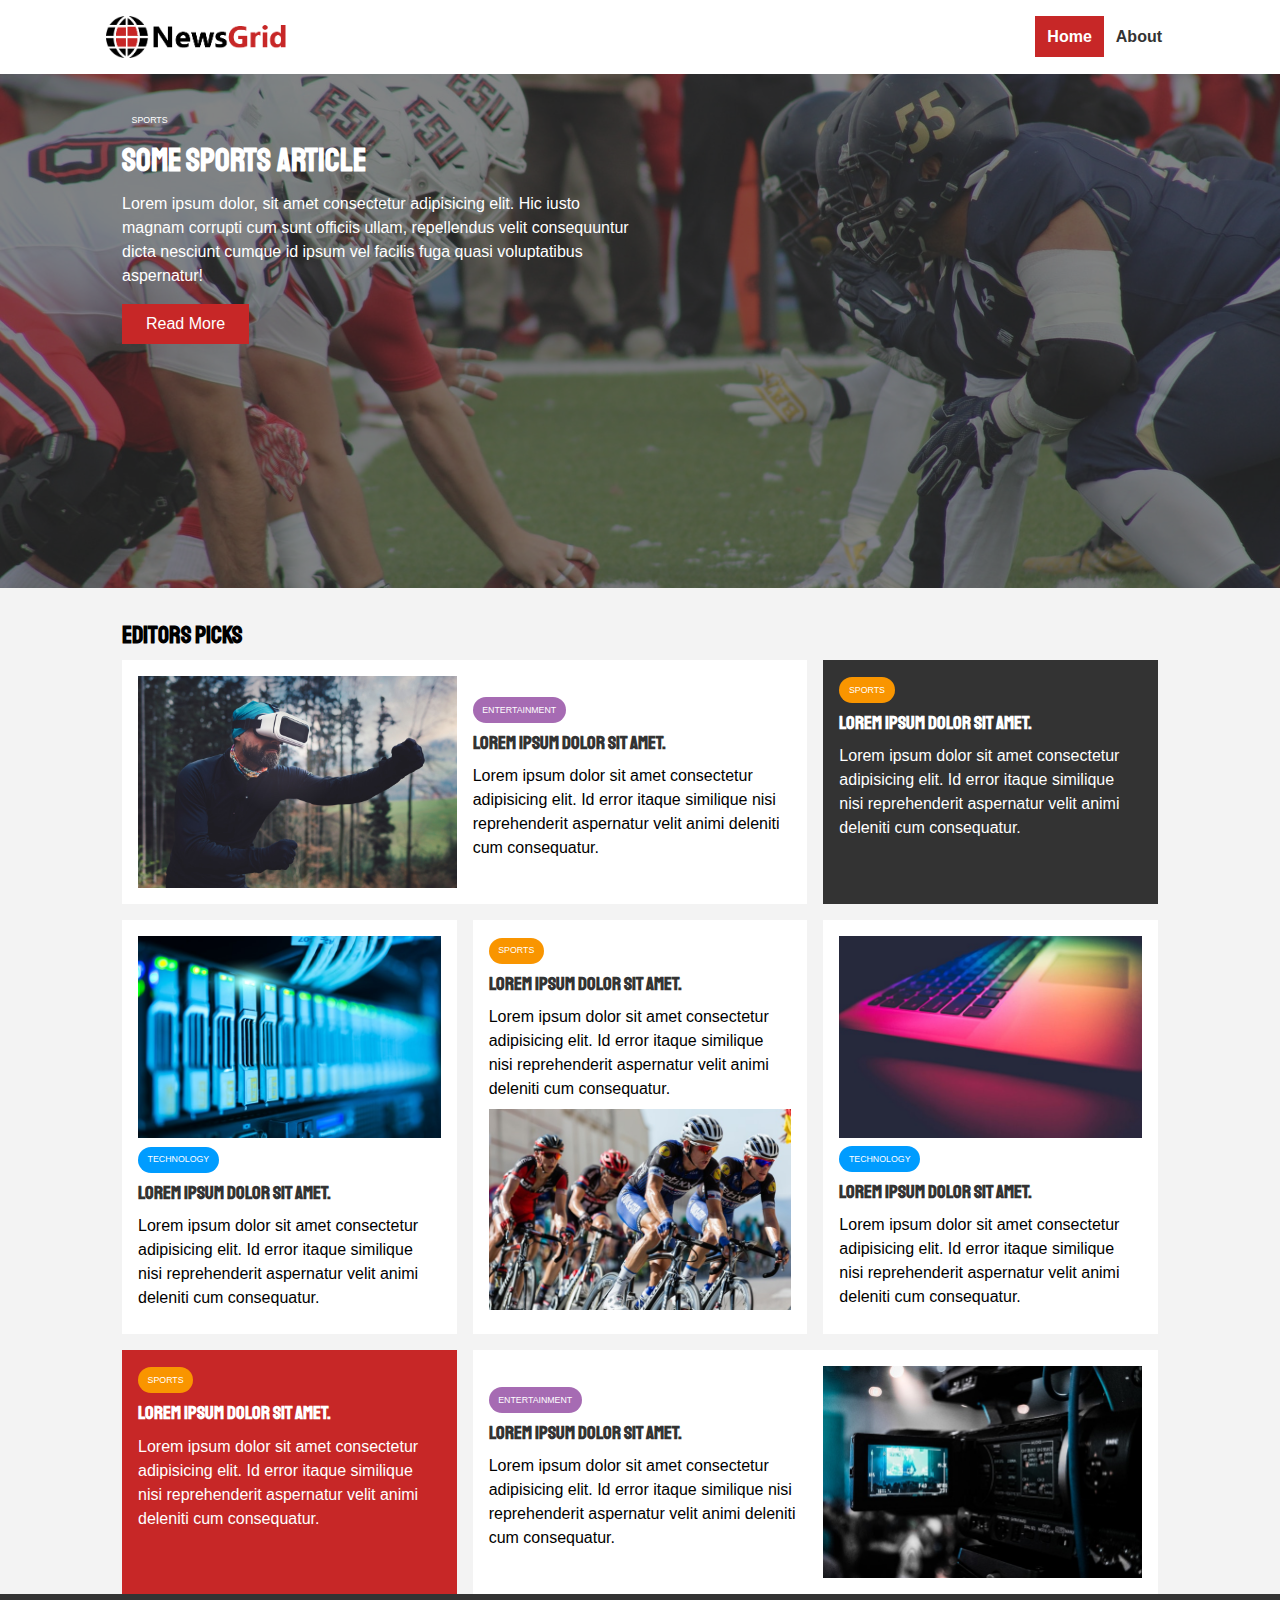
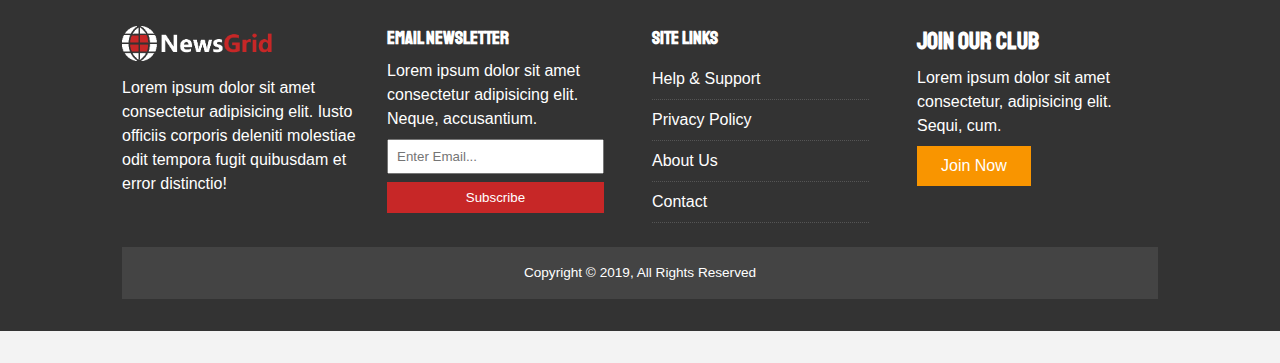
<file: index.html>
<!DOCTYPE html>
<html lang="en">
<head>
  <meta charset="UTF-8">
  <meta name="viewport" content="width=device-width, initial-scale=1.0">
  <link rel="stylesheet" href="https://cdnjs.cloudflare.com/ajax/libs/font-awesome/5.14.0/css/all.min.css" integrity="sha512-1PKOgIY59xJ8Co8+NE6FZ+LOAZKjy+KY8iq0G4B3CyeY6wYHN3yt9PW0XpSriVlkMXe40PTKnXrLnZ9+fkDaog==" crossorigin="anonymous" />
  <link href="https://fonts.googleapis.com/css2?family=Staatliches&display=swap" rel="stylesheet">
  <link rel="stylesheet" href="css/style.css">
  <link rel="stylesheet" media="screen and (max-width: 768px)" href="css/mobile.css">
  <link rel="shortcut icon" type="image/x-icon" href="favicon.ico">
  <title>NewsGrid | Latest News</title>
</head>
<body>
  <!-- Navigation Bar -->
  <nav id="main-nav">
    <div class="container">
      <img src="img/logo.png" alt="NewsGrid" class="logo">
      <div class="social">
        <a href="http://facebook.com" target="_blank"><i class="fab fa-facebook fa-2x"></i></a>
        <a href="http://twitter.com" target="_blank"><i class="fab fa-twitter fa-2x"></i></a>
        <a href="http://instagram.com" target="_blank"><i class="fab fa-instagram fa-2x"></i></a>
        <a href="http://youtube.com" target="_blank"><i class="fab fa-youtube fa-2x"></i></a>
      </div>
      <ul>
        <li><a href="index.html" class="current">Home</a></li>
        <li><a href="about.html">About</a></li>
      </ul>
    </div>
  </nav>

  <!-- Showcase -->
  <header id="showcase">
    <div class="container">
      <div class="showcase-container">
        <div class="showcase-content">
          <div class="category catetory-sports">Sports</div>
          <h1>Some Sports Article</h1>
          <p>Lorem ipsum dolor, sit amet consectetur adipisicing elit. Hic iusto magnam corrupti cum sunt officiis ullam, repellendus velit consequuntur dicta nesciunt cumque id ipsum vel facilis fuga quasi voluptatibus aspernatur!</p>
          <a href="article.html" class="btn btn-primary">Read More</a>
        </div>
      </div>
    </div>
  </header>

  <!-- Home Articles -->
  <section id="home-articles" class="py-2">
    <div class="container">
      <h2>Editors Picks</h2>
      <div class="articles-container">
        <article class="card"> 
          <img src="img/articles/ent1.jpg" alt="">
          <div>
            <div class="category category-ent">Entertainment</div>
            <h3>
              <a href="article.html">Lorem ipsum dolor sit amet.</a>
            </h3>
            <p>Lorem ipsum dolor sit amet consectetur adipisicing elit. Id error itaque similique nisi reprehenderit aspernatur velit animi deleniti cum consequatur.</p>
          </div>
        </article>
        <article class="card bg-dark"> 
          <div class="category category-sports">Sports</div>
          <h3>
            <a href="article.html">Lorem ipsum dolor sit amet.</a>
          </h3>
          <p>Lorem ipsum dolor sit amet consectetur adipisicing elit. Id error itaque similique nisi reprehenderit aspernatur velit animi deleniti cum consequatur.</p>
        </article>
        <article class="card"> 
          <img src="img/articles/tech1.jpg" alt="">
          <div class="category category-tech">Technology</div>
          <h3>
            <a href="article.html">Lorem ipsum dolor sit amet.</a>
          </h3>
          <p>Lorem ipsum dolor sit amet consectetur adipisicing elit. Id error itaque similique nisi reprehenderit aspernatur velit animi deleniti cum consequatur.</p>
        </article>
        <article class="card"> 
          <div class="category category-sports">Sports</div>
          <h3>
            <a href="article.html">Lorem ipsum dolor sit amet.</a>
          </h3>
          <p>Lorem ipsum dolor sit amet consectetur adipisicing elit. Id error itaque similique nisi reprehenderit aspernatur velit animi deleniti cum consequatur.</p>
          <img src="img/articles/sports1.jpg" alt="">
        </article>
        <article class="card"> 
          <img src="img/articles/tech2.jpg" alt="">
          <div class="category category-tech">Technology</div>
          <h3>
            <a href="article.html">Lorem ipsum dolor sit amet.</a>
          </h3>
          <p>Lorem ipsum dolor sit amet consectetur adipisicing elit. Id error itaque similique nisi reprehenderit aspernatur velit animi deleniti cum consequatur.</p>
        </article>
        <article class="card bg-primary"> 
          <div class="category category-sports">Sports</div>
          <h3>
            <a href="article.html">Lorem ipsum dolor sit amet.</a>
          </h3>
          <p>Lorem ipsum dolor sit amet consectetur adipisicing elit. Id error itaque similique nisi reprehenderit aspernatur velit animi deleniti cum consequatur.</p>
        </article>
        <article class="card"> 
          <div>
            <div class="category category-ent">Entertainment</div>
            <h3>
              <a href="article.html">Lorem ipsum dolor sit amet.</a>
            </h3>
            <p>Lorem ipsum dolor sit amet consectetur adipisicing elit. Id error itaque similique nisi reprehenderit aspernatur velit animi deleniti cum consequatur.</p>
          </div>
          <img src="img/articles/ent2.jpg" alt="">
        </article>
      </div>
    </div>
    
    <!-- Footer -->
    <footer id="main-footer" class="py-2">
      <div class="container footer-container">
        <div>
          <img src="img/logo_light.png" alt="NewsGrid">
          <p>Lorem ipsum dolor sit amet consectetur adipisicing elit. Iusto officiis corporis deleniti molestiae odit tempora fugit quibusdam et error distinctio!</p>
        </div>
        <div>
          <h3>Email Newsletter</h3>
          <p>Lorem ipsum dolor sit amet consectetur adipisicing elit. Neque, accusantium.</p>
          <form name="contact" method="POST" data-netlify="true">
            <input type="email" name="email" placeholder="Enter Email...">
            <input type="submit" value="Subscribe" class="btn btn-primary">
          </form>
        </div>
        <div>
          <h3>Site Links</h3>
          <ul class="list">
            <li><a href="#">Help & Support</a></li>
            <li><a href="#">Privacy Policy</a></li>
            <li><a href="#">About Us</a></li>
            <li><a href="#">Contact</a></li>
          </ul>
        </div>
        <div>
          <h2>Join Our Club</h2>
          <p>Lorem ipsum dolor sit amet consectetur, adipisicing elit. Sequi, cum.</p>
          <a href="#" class="btn btn-secondary">Join Now</a>
        </div>
        <div>
          <p>
            Copyright &copy; 2019, All Rights Reserved
          </p>
        </div>
      </div>
    </footer>
  </section>
</body>
</html>
</file>
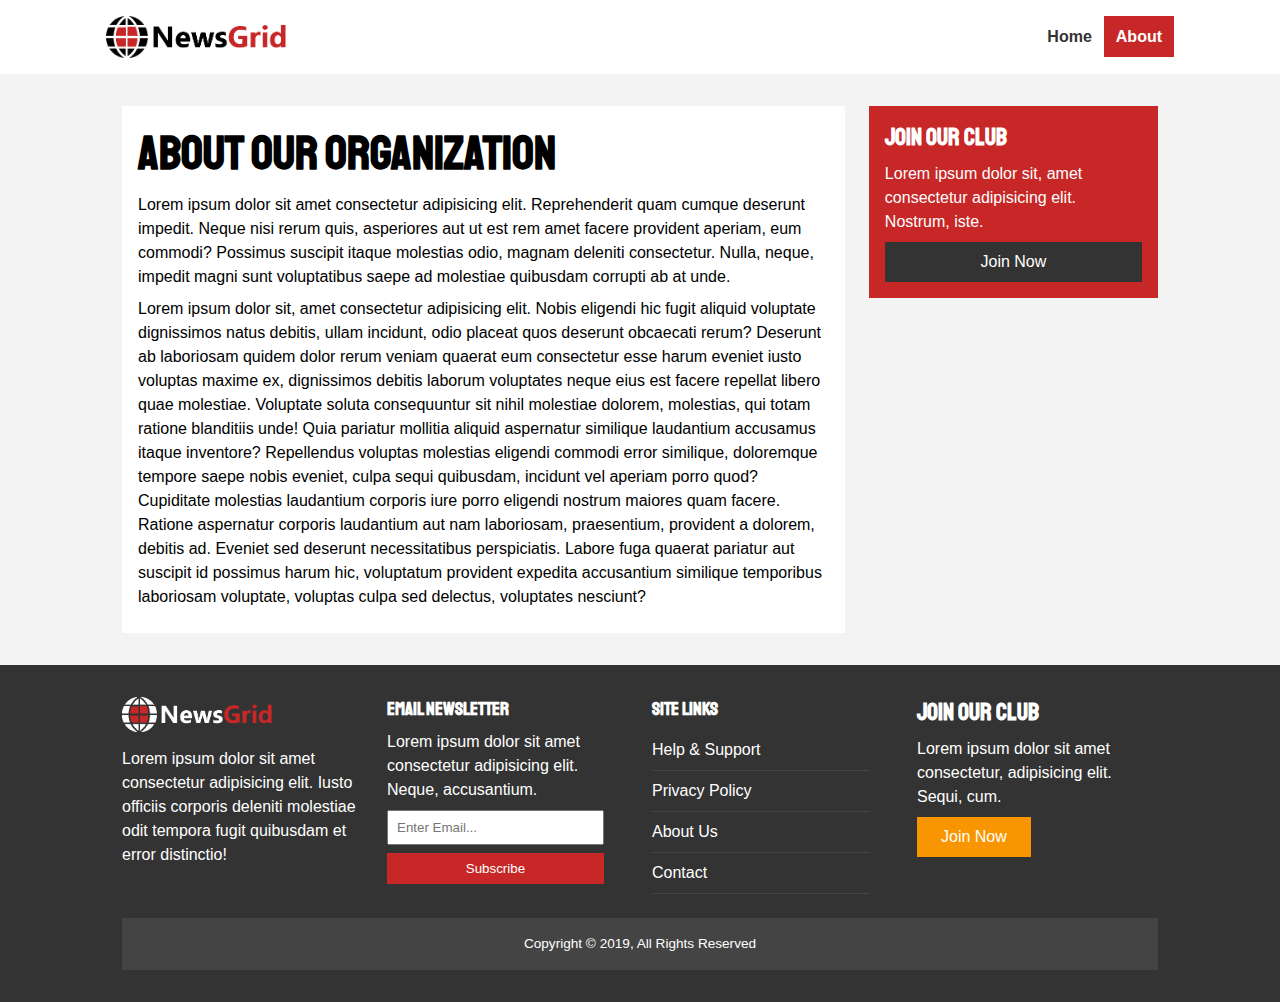
<file: about.html>
<!DOCTYPE html>
<html lang="en">
<head>
  <meta charset="UTF-8">
  <meta name="viewport" content="width=device-width, initial-scale=1.0">
  <link rel="stylesheet" href="https://cdnjs.cloudflare.com/ajax/libs/font-awesome/5.14.0/css/all.min.css" integrity="sha512-1PKOgIY59xJ8Co8+NE6FZ+LOAZKjy+KY8iq0G4B3CyeY6wYHN3yt9PW0XpSriVlkMXe40PTKnXrLnZ9+fkDaog==" crossorigin="anonymous" />
  <link href="https://fonts.googleapis.com/css2?family=Staatliches&display=swap" rel="stylesheet">
  <link rel="stylesheet" href="css/style.css">
  <link rel="stylesheet" media="screen and (max-width: 768px)" href="css/mobile.css">
  <link rel="shortcut icon" type="image/x-icon" href="favicon.ico">
  <title>NewsGrid | About</title>
</head>
<body>
  <!-- Navigation Bar -->
  <nav id="main-nav">
    <div class="container">
      <img src="img/logo.png" alt="NewsGrid" class="logo">
      <div class="social">
        <a href="http://facebook.com" target="_blank"><i class="fab fa-facebook fa-2x"></i></a>
        <a href="http://twitter.com" target="_blank"><i class="fab fa-twitter fa-2x"></i></a>
        <a href="http://instagram.com" target="_blank"><i class="fab fa-instagram fa-2x"></i></a>
        <a href="http://youtube.com" target="_blank"><i class="fab fa-youtube fa-2x"></i></a>
      </div>
      <ul>
        <li><a href="index.html">Home</a></li>
        <li><a href="about.html" class="current">About</a></li>
      </ul>
    </div>
  </nav>

  <section id="about">
    <div class="container">
      <div class="page-container">
        <article class="card ">
          <h1 class="l-heading">About Our Organization</h1>
          <p>Lorem ipsum dolor sit amet consectetur adipisicing elit. Reprehenderit quam cumque deserunt impedit. Neque nisi rerum quis, asperiores aut ut est rem amet facere provident aperiam, eum commodi? Possimus suscipit itaque molestias odio, magnam deleniti consectetur. Nulla, neque, impedit magni sunt voluptatibus saepe ad molestiae quibusdam corrupti ab at unde.</p>
          <p>Lorem ipsum dolor sit, amet consectetur adipisicing elit. Nobis eligendi hic fugit aliquid voluptate dignissimos natus debitis, ullam incidunt, odio placeat quos deserunt obcaecati rerum? Deserunt ab laboriosam quidem dolor rerum veniam quaerat eum consectetur esse harum eveniet iusto voluptas maxime ex, dignissimos debitis laborum voluptates neque eius est facere repellat libero quae molestiae. Voluptate soluta consequuntur sit nihil molestiae dolorem, molestias, qui totam ratione blanditiis unde! Quia pariatur mollitia aliquid aspernatur similique laudantium accusamus itaque inventore? Repellendus voluptas molestias eligendi commodi error similique, doloremque tempore saepe nobis eveniet, culpa sequi quibusdam, incidunt vel aperiam porro quod? Cupiditate molestias laudantium corporis iure porro eligendi nostrum maiores quam facere. Ratione aspernatur corporis laudantium aut nam laboriosam, praesentium, provident a dolorem, debitis ad. Eveniet sed deserunt necessitatibus perspiciatis. Labore fuga quaerat pariatur aut suscipit id possimus harum hic, voluptatum provident expedita accusantium similique temporibus laboriosam voluptate, voluptas culpa sed delectus, voluptates nesciunt?</p>
        </article>
        <aside class="card bg-primary">
          <h2>Join Our Club</h2>
          <p>Lorem ipsum dolor sit, amet consectetur adipisicing elit. Nostrum, iste.</p>
          <a href="#" class="btn btn-dark btn-block">Join Now</a>
        </aside>
      </div>
    </div>
  </section>
    
    <!-- Footer -->
    <footer id="main-footer" class="py-2">
      <div class="container footer-container">
        <div>
          <img src="img/logo_light.png" alt="NewsGrid">
          <p>Lorem ipsum dolor sit amet consectetur adipisicing elit. Iusto officiis corporis deleniti molestiae odit tempora fugit quibusdam et error distinctio!</p>
        </div>
        <div>
          <h3>Email Newsletter</h3>
          <p>Lorem ipsum dolor sit amet consectetur adipisicing elit. Neque, accusantium.</p>
          <form name="contact" method="POST" data-netlify="true">
            <input type="email" name="email" placeholder="Enter Email...">
            <input type="submit" value="Subscribe" class="btn btn-primary">
          </form>
        </div>
        <div>
          <h3>Site Links</h3>
          <ul class="list">
            <li><a href="#">Help & Support</a></li>
            <li><a href="#">Privacy Policy</a></li>
            <li><a href="#">About Us</a></li>
            <li><a href="#">Contact</a></li>
          </ul>
        </div>
        <div>
          <h2>Join Our Club</h2>
          <p>Lorem ipsum dolor sit amet consectetur, adipisicing elit. Sequi, cum.</p>
          <a href="#" class="btn btn-secondary">Join Now</a>
        </div>
        <div>
          <p>
            Copyright &copy; 2019, All Rights Reserved
          </p>
        </div>
      </div>
    </footer>
  </section>
</body>
</html>
</file>
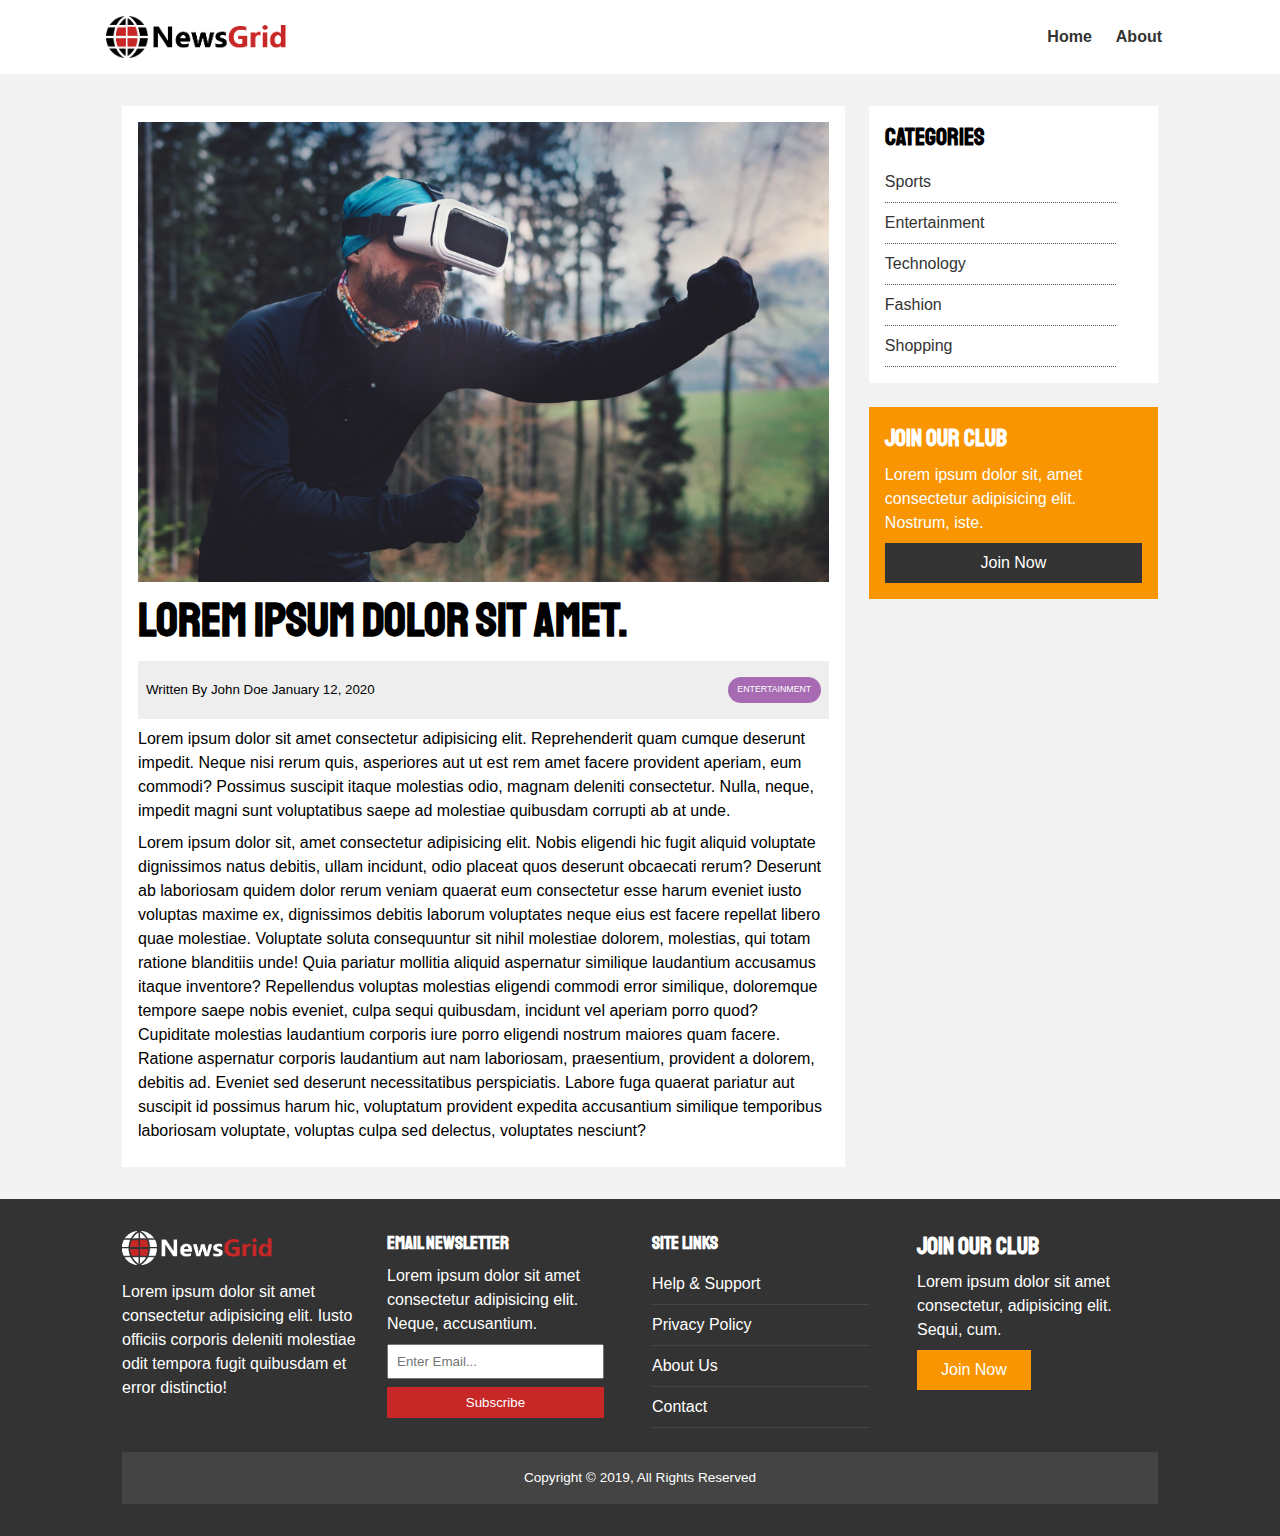
<file: article.html>
<!DOCTYPE html>
<html lang="en">
<head>
  <meta charset="UTF-8">
  <meta name="viewport" content="width=device-width, initial-scale=1.0">
  <link rel="stylesheet" href="https://cdnjs.cloudflare.com/ajax/libs/font-awesome/5.14.0/css/all.min.css" integrity="sha512-1PKOgIY59xJ8Co8+NE6FZ+LOAZKjy+KY8iq0G4B3CyeY6wYHN3yt9PW0XpSriVlkMXe40PTKnXrLnZ9+fkDaog==" crossorigin="anonymous" />
  <link href="https://fonts.googleapis.com/css2?family=Staatliches&display=swap" rel="stylesheet">
  <link rel="stylesheet" href="css/style.css">
  <link rel="stylesheet" media="screen and (max-width: 768px)" href="css/mobile.css">
  <link rel="shortcut icon" type="image/x-icon" href="favicon.ico">
  <title>NewsGrid | Lastest News</title>
</head>
<body>
  <!-- Navigation Bar -->
  <nav id="main-nav">
    <div class="container">
      <img src="img/logo.png" alt="NewsGrid" class="logo">
      <div class="social">
        <a href="http://facebook.com" target="_blank"><i class="fab fa-facebook fa-2x"></i></a>
        <a href="http://twitter.com" target="_blank"><i class="fab fa-twitter fa-2x"></i></a>
        <a href="http://instagram.com" target="_blank"><i class="fab fa-instagram fa-2x"></i></a>
        <a href="http://youtube.com" target="_blank"><i class="fab fa-youtube fa-2x"></i></a>
      </div>
      <ul>
        <li><a href="index.html">Home</a></li>
        <li><a href="about.html">About</a></li>
      </ul>
    </div>
  </nav>
  <!-- Article -->
  <section id="article">
    <div class="container">
      <div class="page-container">
        <article class="card ">
          <img src="img/articles/ent1.jpg" alt="">
          <h1 class="l-heading">Lorem ipsum dolor sit amet.</h1>
          <div class="meta">
            <small>
              <i class="fas fa-user"></i> Written By John Doe January 12, 2020
            </small>
            <div class="category category-ent">Entertainment</div>
          </div>
          <p>Lorem ipsum dolor sit amet consectetur adipisicing elit. Reprehenderit quam cumque deserunt impedit. Neque nisi rerum quis, asperiores aut ut est rem amet facere provident aperiam, eum commodi? Possimus suscipit itaque molestias odio, magnam deleniti consectetur. Nulla, neque, impedit magni sunt voluptatibus saepe ad molestiae quibusdam corrupti ab at unde.</p>
          <p>Lorem ipsum dolor sit, amet consectetur adipisicing elit. Nobis eligendi hic fugit aliquid voluptate dignissimos natus debitis, ullam incidunt, odio placeat quos deserunt obcaecati rerum? Deserunt ab laboriosam quidem dolor rerum veniam quaerat eum consectetur esse harum eveniet iusto voluptas maxime ex, dignissimos debitis laborum voluptates neque eius est facere repellat libero quae molestiae. Voluptate soluta consequuntur sit nihil molestiae dolorem, molestias, qui totam ratione blanditiis unde! Quia pariatur mollitia aliquid aspernatur similique laudantium accusamus itaque inventore? Repellendus voluptas molestias eligendi commodi error similique, doloremque tempore saepe nobis eveniet, culpa sequi quibusdam, incidunt vel aperiam porro quod? Cupiditate molestias laudantium corporis iure porro eligendi nostrum maiores quam facere. Ratione aspernatur corporis laudantium aut nam laboriosam, praesentium, provident a dolorem, debitis ad. Eveniet sed deserunt necessitatibus perspiciatis. Labore fuga quaerat pariatur aut suscipit id possimus harum hic, voluptatum provident expedita accusantium similique temporibus laboriosam voluptate, voluptas culpa sed delectus, voluptates nesciunt?</p>
        </article>
        <aside id="categories" class="card">
          <h2>Categories</h2>
          <ul class="list">
            <li><a href="#"><i class="fas fa-chevron-right"></i>Sports</a></li>
            <li><a href="#"><i class="fas fa-chevron-right"></i>Entertainment</a></li>
            <li><a href="#"><i class="fas fa-chevron-right"></i>Technology</a></li>
            <li><a href="#"><i class="fas fa-chevron-right"></i>Fashion</a></li>
            <li><a href="#"><i class="fas fa-chevron-right"></i>Shopping</a></li>
          </ul>
        </aside>
        <aside class="card bg-secondary">
          <h2>Join Our Club</h2>
          <p>Lorem ipsum dolor sit, amet consectetur adipisicing elit. Nostrum, iste.</p>
          <a href="#" class="btn btn-dark btn-block">Join Now</a>
        </aside>
      </div>
    </div>
  </section>
    
    <!-- Footer -->
    <footer id="main-footer" class="py-2">
      <div class="container footer-container">
        <div>
          <img src="img/logo_light.png" alt="NewsGrid">
          <p>Lorem ipsum dolor sit amet consectetur adipisicing elit. Iusto officiis corporis deleniti molestiae odit tempora fugit quibusdam et error distinctio!</p>
        </div>
        <div>
          <h3>Email Newsletter</h3>
          <p>Lorem ipsum dolor sit amet consectetur adipisicing elit. Neque, accusantium.</p>
          <form name="contact" method="POST" data-netlify="true">
            <input type="email" name="email" placeholder="Enter Email...">
            <input type="submit" value="Subscribe" class="btn btn-primary">
          </form>
        </div>
        <div>
          <h3>Site Links</h3>
          <ul class="list">
            <li><a href="#">Help & Support</a></li>
            <li><a href="#">Privacy Policy</a></li>
            <li><a href="#">About Us</a></li>
            <li><a href="#">Contact</a></li>
          </ul>
        </div>
        <div>
          <h2>Join Our Club</h2>
          <p>Lorem ipsum dolor sit amet consectetur, adipisicing elit. Sequi, cum.</p>
          <a href="#" class="btn btn-secondary">Join Now</a>
        </div>
        <div>
          <p>
            Copyright &copy; 2019, All Rights Reserved
          </p>
        </div>
      </div>
    </footer>
  </section>
</body>
</html>
</file>
<file: css/style.css>
:root {
  --primary-color: #c72727;
  --secondary-color: #f99500;
  --light-color: #f3f3f3;
  --dark-color: #333;
  --max-width: 1100px;
}

.category {
  --sports-color: #f99500;
  --ent-color: #a66bb3;
  --tech-color: #009cff;
}

* {
  margin: 0;
  padding: 0;
  box-sizing: border-box;
}

body {
  font-family: "Lato", sans-serif;
  line-height: 1.5;
  background: var(--light-color);
}

a {
  color: #333;
  text-decoration: none;
}

ul {
  list-style: none;
}

p {
  margin: .5rem 0;
}

img {
  width: 100%;
}

h1,
h2,
h3,
h4,
h5,
h6 {
  font-family: "Staatliches", cursive;
  margin-bottom: 0.55rem;
  line-height: 1.3;
}

/* Utility */
.container {
  max-width: var(--max-width);
  margin: auto;
  padding: 0 2rem;
  overflow: hidden;
}

.category {
  display: inline-block;
  color: #fff;
  font-size: 0.55rem;
  text-transform: uppercase;
  padding: 0.4rem 0.6rem;
  border-radius: 15px;
  margin-bottom: 0.5rem;;
}

.category-sports { background: var(--sports-color); }
.category-ent { background: var(--ent-color); }
.category-tech { background: var(--tech-color); }

.btn {
  display: inline-block;
  border: none;
  background: var(--dark-color);
  color: #fff;
  padding: 0.5rem 1.5rem;
}

.btn-light { background: var(--light-color); }
.btn-primary { background: var(--primary-color); }
.btn-secondary { background: var(--secondary-color); }

.btn:hover {
  opacity: 0.9;
}

.btn-block {
  display: block;
  width: 100%;
  text-align: center;
}

.card {
  background: #fff;
  padding: 1rem;
}

.bg-dark {
  background: var(--dark-color);
  color: #fff;
}

.bg-primary {
  background: var(--primary-color);
  color: #fff;
}

.bg-secondary {
  background: var(--secondary-color);
  color: #fff;
}

.bg-dark h1,
.bg-dark h2,
.bg-dark h3,
.bg-dark a,
.bg-primary h1,
.bg-primary h2,
.bg-primary h3,
.bg-primary a,
.bg-secondary h1,
.bg-secondary h2,
.bg-secondary h3,
.bg-secondary a {
  color: #fff;
}


.py-1 { padding: 1.5rem 0; }
.py-2 { padding: 2rem 0; }
.py-3 { padding: 3rem 0; }
.p-1 { padding: 1.5rem; }
.p-2 { padding: 2rem; }
.p-3 { padding: 3rem; }

.l-heading {
  font-size: 3rem;;
}


.list li {
  padding: .5rem 0;
  border-bottom: #555 dotted 1px;
  width: 90%;
}

.list li a:hover {
  color: var(--primary-color) !important;
}

/* Inner page grid container */
.page-container {
  display: grid;
  grid-template-columns: 5fr 2fr;
  margin: 2rem 0;
  gap: 1.5rem;
}

.page-container > *:first-child {
  grid-row: 1 / span 3;
}


/* Navigation */
#main-nav {
  background: #fff;
  position: sticky;
  top: 0;
  z-index: 2;
}

#main-nav .container {
  display: grid;
  grid-template-columns: 6fr 3fr 2fr;
  padding: 1rem;
  align-items: center;
}

#main-nav .logo {
  width: 180px;
}

#main-nav ul {
  justify-self: end;
  display: flex;
}

#main-nav ul li a {
  padding: 0.75rem;
  font-weight: bold;
}

#main-nav ul li a.current {
  background: var(--primary-color);
  color: #fff;
}

#main-nav ul li a:hover {
  background: var(--light-color);
  color: var(--dark-color);
}

#main-nav .social {
  justify-self: center;
}

#main-nav .social i {
  color: #777;
  margin-right: .5rem;
}

/* Showcase */
#showcase {
  color: #fff;
  background: #333;
  padding: 2rem;
  position: relative;
}

#showcase::before {
  content: '';
  background: url('../img/featured.jpg') no-repeat center center/cover;
  position: absolute;
  top: 0;
  left: 0;
  width: 100%;
  height: 100%;
  opacity: 0.4;
}

#showcase .showcase-container {
  display: grid;
  grid-template-columns: repeat(2, 1fr);
  justify-content: center;
  height: 50vh;
}

#showcase .showcase-content {
  z-index: 1;
}

#showcase .showcase-content p {
  margin-bottom: 1rem;
}

/* Home Articles */
#home-articles .articles-container {
  display: grid;
  grid-template-columns: repeat(3, 1fr);
  gap: 1rem;
}

#home-articles .articles-container > *:first-child,
#home-articles .articles-container > *:last-child {
  display: grid;
  grid-template-columns: repeat(2, 1fr);
  gap: 1rem;
  align-items: center;
  grid-column: 1 / span 2;
}

#home-articles .articles-container > *:last-child {
  grid-column: 2 / span 2;
}

#article .meta {
  display: flex;
  justify-content: space-between;
  align-items: center;
  background: #eee;
  padding: 0.5rem;
}

#article .meta .category {
  margin-top: 0.5rem;
}

/* Footer */
#main-footer {
  background: var(--dark-color);
  color: #fff;
}

#main-footer img {
  width: 150px;
}

#main-footer a {
  color: #fff;
}

#main-footer .footer-container {
  display: grid;
  grid-template-columns: repeat(4, 1fr);
  gap: 1.5rem;
}

#main-footer .footer-container > *:last-child {
  background: #444;
  grid-column: 1 / span 4;
  padding: .5rem;
  text-align: center;
  font-size: .85rem;
}

#main-footer .footer-container input[type='email'] {
  width: 90%;
  padding: 0.5rem;
  margin-bottom: 0.5rem;
}

#main-footer .footer-container input[type='submit'] {
  width: 90%;
}
</file>
<file: css/mobile.css>
/* Navigation */
#main-nav .social {
    display: none;
}

#main-nav .container {
    grid-template-columns: 1fr;
    gap: 1.2rem;
}

#main-nav ul,
#main-nav .logo {
    justify-self: center;
}

#main-nav ul li a {
    padding: 0.5rem;
}

#home-articles .articles-container {
    grid-template-columns: repeat(2, 1fr);
}

#home-articles .articles-container > *:first-child,
#home-articles .articles-container > *:last-child {
  grid-template-columns: 1fr;
  grid-column: 1;
}

@media(max-width: 600px) {
    /* Stack Grid Items */
    #showcase .showcase-container,
    #home-articles .articles-container,
    #main-footer .footer-container {
        grid-template-columns: 1fr;
    }

    #main-footer .footer-container > *:last-child {
        grid-column: 1;
    }

    #main-footer .footer-container > *:first-child,
    #main-footer .footer-container > *:nth-child(2) {
        border-bottom: rgb(114, 113, 113) dotted 1.5px;
        padding-bottom: 1rem;
    }

    .page-container {
        grid-template-columns: 1fr;
        text-align: center;
    }

    .page-container > *:first-child {
        grid-row: 1;
      }

    .l-heading {
        font-size: 2rem;
    }
}
</file>
